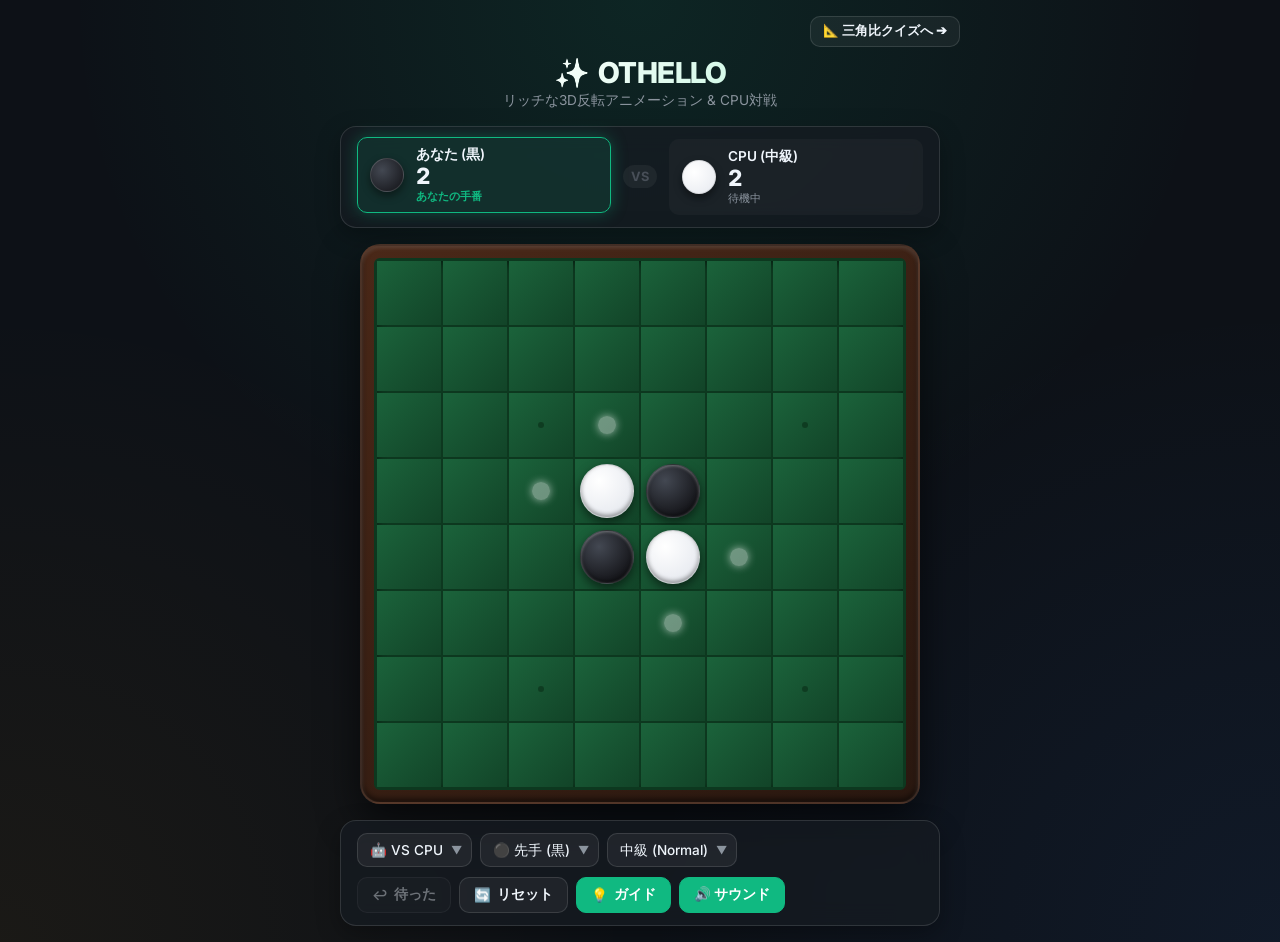
<file: index.html>
<!DOCTYPE html>
<html lang="ja">
<head>
    <meta charset="UTF-8">
    <meta name="viewport" content="width=device-width, initial-scale=1.0, maximum-scale=1.0, user-scalable=no">
    <title>オセロ (Othello / Reversi) - オンライン対戦＆CPU対戦</title>
    <meta name="description" content="モダンでリッチな3D反転演出とAI対戦機能を備えた本格オセロWebアプリケーション">
    <!-- Google Fonts -->
    <link rel="preconnect" href="https://fonts.googleapis.com">
    <link rel="preconnect" href="https://fonts.gstatic.com" crossorigin>
    <link href="https://fonts.googleapis.com/css2?family=Inter:wght@400;600;700;800&family=Outfit:wght@600;800&display=swap" rel="stylesheet">
    <!-- Main Style -->
    <link rel="stylesheet" href="css/style.css">
</head>
<body>

    <!-- Header -->
    <header class="app-header">
        <div style="display: flex; justify-content: flex-end; margin-bottom: 8px;">
            <a href="trig-quiz/index.html" class="btn" style="text-decoration: none; font-size: 0.8rem; padding: 6px 12px;">
                📐 三角比クイズへ ➔
            </a>
        </div>
        <h1 class="app-title">
            <span>✨</span> OTHELLO
        </h1>
        <p class="app-subtitle">リッチな3D反転アニメーション & CPU対戦</p>
    </header>

    <!-- Main Game Section -->
    <main class="game-container">
        <!-- Scoreboard -->
        <section class="scoreboard" aria-label="スコアボード">
            <!-- Player Black -->
            <div id="player-black-card" class="player-card active">
                <div class="player-disc-icon black"></div>
                <div class="player-info">
                    <span class="player-name" id="black-name">あなた (黒)</span>
                    <span class="player-score" id="black-score">2</span>
                    <span class="player-status" id="black-status">あなたの手番</span>
                </div>
            </div>

            <!-- VS Badge -->
            <div class="vs-badge">VS</div>

            <!-- Player White (CPU / 2P) -->
            <div id="player-white-card" class="player-card">
                <div class="player-disc-icon white"></div>
                <div class="player-info">
                    <span class="player-name" id="white-name">CPU (中級)</span>
                    <span class="player-score" id="white-score">2</span>
                    <span class="player-status" id="white-status">待機中</span>
                </div>
            </div>
        </section>

        <!-- Board Wrapper -->
        <section class="board-wrapper" aria-label="オセロ盤">
            <div id="board" class="board">
                <!-- 8x8 cells are dynamically generated by app.js -->
            </div>
        </section>

        <!-- Controls Toolbar -->
        <section class="controls-card" aria-label="ゲーム操作パネル">
            <!-- Mode, Color & Difficulty Selectors -->
            <div class="controls-group">
                <div class="select-wrapper" id="mode-wrapper">
                    <select id="mode-select" class="custom-select" aria-label="対戦モード">
                        <option value="pve" selected>🤖 VS CPU</option>
                        <option value="pvp">👥 2人対戦</option>
                    </select>
                    <span class="select-arrow">▼</span>
                </div>

                <div class="select-wrapper" id="color-wrapper">
                    <select id="color-select" class="custom-select" aria-label="あなたの手番色">
                        <option value="black" selected>⚫ 先手 (黒)</option>
                        <option value="white">⚪ 後手 (白)</option>
                    </select>
                    <span class="select-arrow">▼</span>
                </div>

                <div class="select-wrapper" id="difficulty-wrapper">
                    <select id="difficulty-select" class="custom-select" aria-label="CPU難易度">
                        <option value="easy">初級 (Easy)</option>
                        <option value="normal" selected>中級 (Normal)</option>
                        <option value="hard">上級 (Hard)</option>
                    </select>
                    <span class="select-arrow">▼</span>
                </div>
            </div>

            <!-- Action Buttons -->
            <div class="controls-group">
                <button id="btn-undo" class="btn" title="一手戻す" disabled>
                    <span>↩️</span> 待った
                </button>
                <button id="btn-reset" class="btn" title="最初からやり直す">
                    <span>🔄</span> リセット
                </button>
                <button id="btn-guide" class="btn btn-primary" title="置ける場所ガイド">
                    <span>💡</span> ガイド
                </button>
                <button id="btn-sound" class="btn btn-primary" title="効果音切り替え">
                    🔊 サウンド
                </button>
            </div>
        </section>
    </main>

    <!-- Toast Notifications (Pass alert etc.) -->
    <div id="toast-container" class="toast-container" aria-live="polite"></div>

    <!-- Game Over Result Modal -->
    <div id="game-over-modal" class="modal-overlay" role="dialog" aria-modal="true" aria-labelledby="modal-title">
        <div class="modal-card">
            <div id="modal-icon" class="modal-icon">🏆</div>
            <h2 id="modal-title" class="modal-title">対局終了</h2>
            <p id="modal-subtitle" class="modal-subtitle">結果の発表です！</p>
            
            <div class="modal-scores">
                <div class="modal-score-item">
                    <span class="modal-score-label">黒 (あなた)</span>
                    <span id="modal-black-score" class="modal-score-val">32</span>
                </div>
                <div class="modal-score-item">
                    <span class="modal-score-label">白 (相手)</span>
                    <span id="modal-white-score" class="modal-score-val">32</span>
                </div>
            </div>

            <div class="modal-actions">
                <button id="modal-btn-restart" class="btn btn-primary">もう一度遊ぶ</button>
                <button id="modal-btn-close" class="btn">盤面を見る</button>
            </div>
        </div>
    </div>

    <!-- Canvas for Victory Confetti -->
    <canvas id="confetti-canvas"></canvas>

    <!-- Scripts -->
    <script src="js/audio.js"></script>
    <script src="js/game.js"></script>
    <script src="js/ai.js"></script>
    <script src="js/app.js"></script>
</body>
</html>
</file>
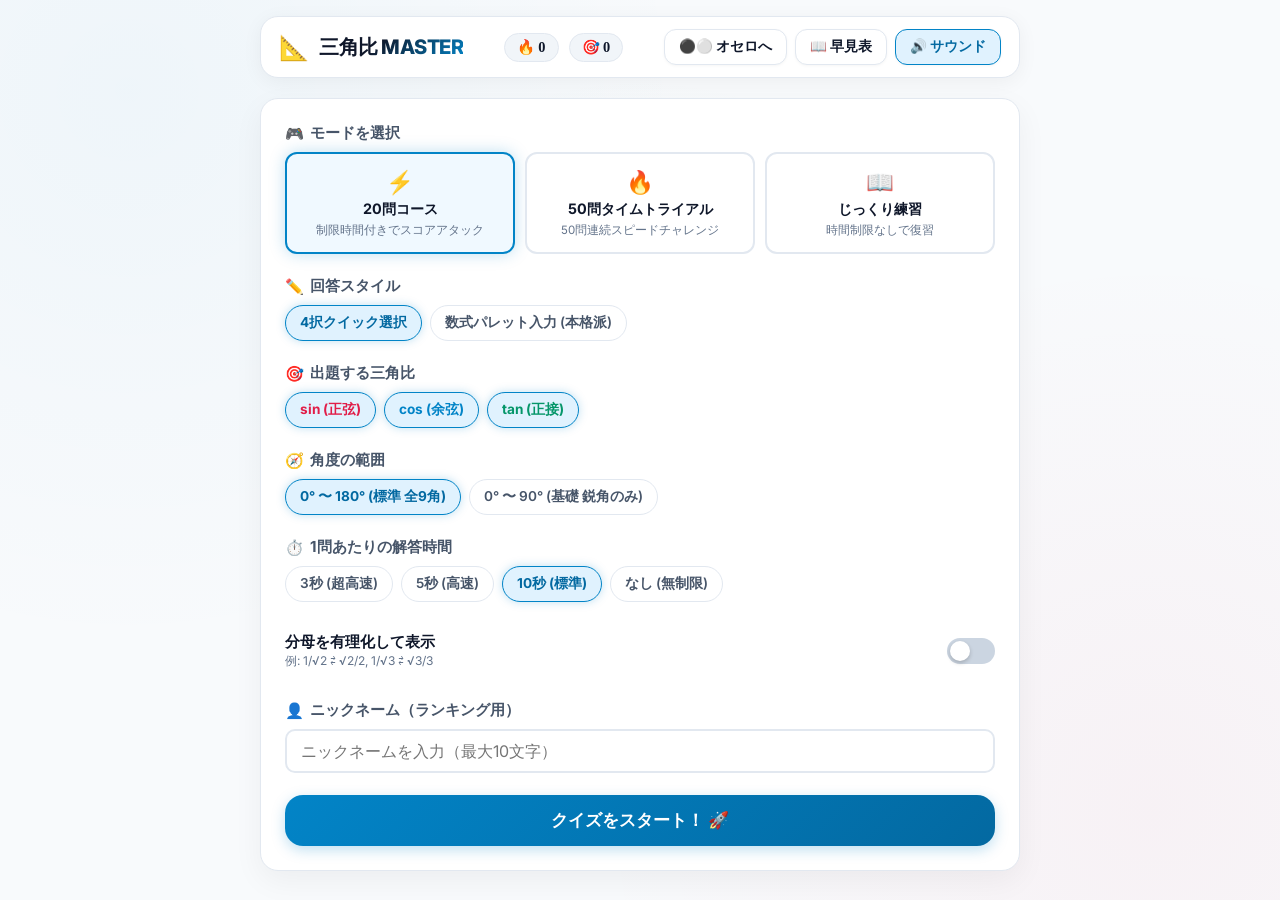
<file: trig-quiz/index.html>
<!DOCTYPE html>
<html lang="ja">
<head>
    <meta charset="UTF-8">
    <meta name="viewport" content="width=device-width, initial-scale=1.0, maximum-scale=1.0, user-scalable=no">
    <title>三角比マスター (0°〜180°) - sin, cos, tan クイズ</title>
    <meta name="description" content="0度から180度までの三角比（sin, cos, tan）を半円・単位円と合わせて楽しく学べるスピードクイズ＆特訓Webアプリ">
    <!-- Google Fonts -->
    <link rel="preconnect" href="https://fonts.googleapis.com">
    <link rel="preconnect" href="https://fonts.gstatic.com" crossorigin>
    <link href="https://fonts.googleapis.com/css2?family=Inter:wght@400;500;600;700;800&display=swap" rel="stylesheet">
    <!-- Main Style -->
    <link rel="stylesheet" href="css/style.css">
</head>
<body>

    <!-- Header HUD -->
    <header class="app-header">
        <div class="brand-area">
            <span class="brand-icon">📐</span>
            <h1 class="brand-title">三角比 MASTER</h1>
        </div>

        <div class="header-stats">
            <div id="header-streak" class="stat-pill" title="連続正解数">🔥 0</div>
            <div id="header-score" class="stat-pill" title="スコア">🎯 0</div>
        </div>

        <div class="header-actions">
            <a href="../index.html" class="btn" title="オセロゲームへ切り替え" style="text-decoration: none;">
                ⚫⚪ オセロへ
            </a>
            <button id="btn-reference" class="btn" title="三角比早見表・単位円">
                📖 早見表
            </button>
            <button id="btn-sound" class="btn active" title="効果音切り替え">
                🔊 サウンド
            </button>
        </div>
    </header>

    <!-- Main Container -->
    <main class="main-container">

        <!-- ==========================================
             1. Start & Settings Screen
             ========================================== -->
        <section id="start-screen" class="screen-view active">
            <div class="settings-card">
                <!-- Mode Selection -->
                <div class="settings-group">
                    <div class="settings-section-title">
                        <span>🎮</span> モードを選択
                    </div>
                    <div class="mode-tabs-grid">
                        <div class="mode-tab active" data-mode="20-challenge">
                            <span class="mode-icon">⚡</span>
                            <span class="mode-name">20問コース</span>
                            <span class="mode-desc">制限時間付きでスコアアタック</span>
                        </div>
                        <div class="mode-tab" data-mode="50-timetrial">
                            <span class="mode-icon">🔥</span>
                            <span class="mode-name">50問タイムトライアル</span>
                            <span class="mode-desc">50問連続スピードチャレンジ</span>
                        </div>
                        <div class="mode-tab" data-mode="practice">
                            <span class="mode-icon">📖</span>
                            <span class="mode-name">じっくり練習</span>
                            <span class="mode-desc">時間制限なしで復習</span>
                        </div>
                    </div>
                </div>

                <!-- Answer Input Type -->
                <div class="settings-group">
                    <div class="settings-section-title">
                        <span>✏️</span> 回答スタイル
                    </div>
                    <div class="options-group">
                        <label class="pill-option">
                            <input type="radio" name="answer-type" value="choice4" checked>
                            <span class="pill-label">4択クイック選択</span>
                        </label>
                        <label class="pill-option">
                            <input type="radio" name="answer-type" value="palette">
                            <span class="pill-label">数式パレット入力 (本格派)</span>
                        </label>
                    </div>
                </div>

                <!-- Target Functions -->
                <div class="settings-group">
                    <div class="settings-section-title">
                        <span>🎯</span> 出題する三角比
                    </div>
                    <div class="options-group">
                        <label class="pill-option">
                            <input type="checkbox" name="filter-func" value="sin" checked>
                            <span class="pill-label" style="color: var(--color-sin); font-weight: 700;">sin (正弦)</span>
                        </label>
                        <label class="pill-option">
                            <input type="checkbox" name="filter-func" value="cos" checked>
                            <span class="pill-label" style="color: var(--color-cos); font-weight: 700;">cos (余弦)</span>
                        </label>
                        <label class="pill-option">
                            <input type="checkbox" name="filter-func" value="tan" checked>
                            <span class="pill-label" style="color: var(--color-tan); font-weight: 700;">tan (正接)</span>
                        </label>
                    </div>
                </div>

                <!-- Angle Range -->
                <div class="settings-group">
                    <div class="settings-section-title">
                        <span>🧭</span> 角度の範囲
                    </div>
                    <div class="options-group">
                        <label class="pill-option">
                            <input type="radio" name="angle-range" value="180" checked>
                            <span class="pill-label">0° 〜 180° (標準 全9角)</span>
                        </label>
                        <label class="pill-option">
                            <input type="radio" name="angle-range" value="90">
                            <span class="pill-label">0° 〜 90° (基礎 鋭角のみ)</span>
                        </label>
                    </div>
                </div>

                <!-- Time Limit Setting (解答時間設定: 3秒, 5秒, 10秒, なし) -->
                <div class="settings-group" id="time-limit-group">
                    <div class="settings-section-title">
                        <span>⏱️</span> 1問あたりの解答時間
                    </div>
                    <div class="options-group">
                        <label class="pill-option">
                            <input type="radio" name="time-limit" value="3">
                            <span class="pill-label">3秒 (超高速)</span>
                        </label>
                        <label class="pill-option">
                            <input type="radio" name="time-limit" value="5">
                            <span class="pill-label">5秒 (高速)</span>
                        </label>
                        <label class="pill-option">
                            <input type="radio" name="time-limit" value="10" checked>
                            <span class="pill-label">10秒 (標準)</span>
                        </label>
                        <label class="pill-option">
                            <input type="radio" name="time-limit" value="0">
                            <span class="pill-label">なし (無制限)</span>
                        </label>
                    </div>
                </div>

                <!-- Notation Format Toggle -->
                <div class="toggle-row">
                    <div>
                        <div style="font-weight: 700; font-size: 0.95rem;">分母を有理化して表示</div>
                        <div style="font-size: 0.75rem; color: var(--text-muted);">例: 1/√2 ⇄ √2/2, 1/√3 ⇄ √3/3</div>
                    </div>
                    <label class="toggle-switch">
                        <input type="checkbox" id="toggle-rationalize">
                        <span class="toggle-slider"></span>
                    </label>
                </div>

                <!-- Nickname Input -->
                <div class="settings-group" id="nickname-group">
                    <div class="settings-section-title">
                        <span>👤</span> ニックネーム（ランキング用）
                    </div>
                    <input type="text" id="nickname-input" class="nickname-input"
                           placeholder="ニックネームを入力（最大10文字）" maxlength="10" autocomplete="off">
                </div>

                <!-- Start Button -->
                <button id="btn-start-quiz" class="btn btn-primary btn-large">
                    クイズをスタート！ 🚀
                </button>
            </div>
        </section>


        <!-- ==========================================
             2. Quiz Playing Screen
             ========================================== -->
        <section id="quiz-screen" class="screen-view">
            <!-- Quiz HUD Bar -->
            <div class="quiz-hud">
                <div id="quiz-mode-badge" class="quiz-badge">⚡ 10問スピードチャレンジ</div>
                <div id="quiz-progress-text" class="quiz-progress-text">第 1 / 10 問</div>
            </div>

            <!-- Progress & Timer Bars -->
            <div class="progress-track">
                <div id="quiz-progress-bar" class="progress-fill"></div>
            </div>
            <div id="timer-container" class="timer-track">
                <div id="timer-bar" class="timer-fill"></div>
            </div>
            <div id="lives-container" style="display: none; align-items: center; justify-content: flex-end; gap: 4px; font-size: 1.1rem;">
                <span id="lives-display">❤️❤️❤️</span>
            </div>

            <!-- Main Question Card -->
            <div class="quiz-main-card">
                <!-- Combo Streak Floating Badge -->
                <div id="combo-badge" class="combo-badge">2 COMBO!! 🔥</div>

                <!-- Question Formula -->
                <div class="question-display">
                    <span id="question-func" class="q-func func-sin">sin</span>
                    <span id="question-angle" class="q-angle">135°</span>
                    <span class="q-equals">=</span>
                    <span class="q-question">?</span>
                </div>

                <!-- Unit Circle Semicircle Visualizer (0° to 180°) -->
                <div id="quiz-unit-circle" class="unit-circle-wrapper"></div>

                <!-- Dual Answer Hint (shows which parts have been selected) -->
                <div id="dual-hint" class="dual-hint">① 単位円上で角度の位置を選択  ② 下の値を選択 → 両方揃うと採点</div>

                <!-- 4-Choice Buttons Grid -->
                <div id="choices-container" class="choices-grid">
                    <!-- Dynamically populated -->
                </div>

                <!-- 2-Row Palette Buttons Container -->
                <div id="palette-container" class="palette-container" style="display: none;">
                    <!-- Dynamically populated into Row 1 (sin/cos) and Row 2 (tan) -->
                </div>

                <!-- Step-by-Step Mathematical Explanation -->
                <div id="explanation-card" class="explanation-card">
                    <div id="explanation-text"></div>
                </div>

                <!-- Card Footer (Next & Quit) -->
                <div class="quiz-footer">
                    <button id="btn-quit-quiz" class="btn">中断する</button>
                    <button id="btn-next-question" class="btn btn-primary" style="display: none;">
                        次の問題へ (自動で進みます) ➔
                    </button>
                </div>
            </div>
        </section>


        <!-- ==========================================
             3. Result Screen
             ========================================== -->
        <section id="result-screen" class="screen-view">
            <div class="result-card">
                <div id="result-rank-badge" class="rank-badge rank-s">S</div>
                <h2>クイズ結果発表！</h2>

                <div class="result-stats-grid">
                    <div class="result-stat-item">
                        <div class="result-stat-label">スコア</div>
                        <div id="result-score-text" class="result-stat-value">1,420</div>
                    </div>
                    <div class="result-stat-item">
                        <div class="result-stat-label">正答率</div>
                        <div id="result-accuracy-text" class="result-stat-value">100% (10/10)</div>
                    </div>
                    <div class="result-stat-item">
                        <div class="result-stat-label">最大連続正解</div>
                        <div id="result-max-streak-text" class="result-stat-value">10 回</div>
                    </div>
                </div>

                <!-- Detailed History Breakdown -->
                <h3 style="align-self: flex-start; font-size: 1rem; color: var(--text-secondary); margin-top: 4px;">解答振り返り</h3>
                <div id="result-history-list" class="result-history-container">
                    <!-- Dynamically populated -->
                </div>

                <!-- Leaderboard -->
                <div class="leaderboard-section">
                    <h3 class="leaderboard-title">🏆 ランキング TOP 10</h3>
                    <div id="leaderboard-list" class="leaderboard-list">
                        <!-- Dynamically populated -->
                    </div>
                </div>

                <div class="result-actions">
                    <button id="btn-restart-quiz" class="btn btn-primary btn-large">もう一度挑戦 🔄</button>
                    <button id="btn-back-to-home" class="btn btn-large">ホームに戻る 🏠</button>
                </div>
            </div>
        </section>

    </main>

    <!-- ==========================================
         4. Reference Modal (早見表 & 単位円)
         ========================================== -->
    <div id="reference-modal" class="modal-overlay" role="dialog" aria-modal="true" aria-labelledby="ref-modal-title">
        <div class="modal-card">
            <div class="modal-header">
                <h2 id="ref-modal-title" class="modal-title">📖 三角比早見表 (0°〜180°)</h2>
                <button id="btn-close-reference" class="btn btn-icon-only">✕</button>
            </div>

            <p style="font-size: 0.85rem; color: var(--text-secondary);">
                表の行をクリックすると、単位円（半円）上の対応する角度・成分が右側にハイライト表示されます。
            </p>

            <div class="reference-layout">
                <!-- Table -->
                <div class="reference-table-container">
                    <table class="reference-table">
                        <thead>
                            <tr>
                                <th>θ (度)</th>
                                <th style="color: var(--color-sin);">sin θ</th>
                                <th style="color: var(--color-cos);">cos θ</th>
                                <th style="color: var(--color-tan);">tan θ</th>
                            </tr>
                        </thead>
                        <tbody id="reference-table-body">
                            <!-- Dynamically populated -->
                        </tbody>
                    </table>
                </div>

                <!-- Unit Circle Preview -->
                <div style="display: flex; flex-direction: column; align-items: center; justify-content: center;">
                    <div id="reference-unit-circle" class="unit-circle-wrapper"></div>
                    <div style="font-size: 0.75rem; color: var(--text-muted); text-align: center; margin-top: 6px;">
                        赤線: sin (y座標) / 青線: cos (x座標) / 緑線: tan (傾き)
                    </div>
                </div>
            </div>
        </div>
    </div>

    <!-- Victory Confetti Canvas -->
    <canvas id="confetti-canvas"></canvas>

    <!-- Scripts -->
    <script src="js/trig-data.js"></script>
    <script src="js/audio.js"></script>
    <script src="js/unit-circle.js"></script>
    <script src="js/app.js"></script>
</body>
</html>
</file>
<file: css/style.css>
/* ==========================================================================
   Othello Premium UI Design System & Animations
   ========================================================================== */

:root {
    --bg-primary: #0d1117;
    --bg-secondary: #161b22;
    --bg-card: rgba(22, 27, 34, 0.75);
    --border-color: rgba(255, 255, 255, 0.12);
    --border-highlight: rgba(255, 255, 255, 0.25);
    
    /* Board Colors */
    --board-wood: #2a1810;
    --board-wood-border: #4a2818;
    --board-green: #1b633b;
    --board-green-dark: #124428;
    --board-grid: #0d381f;
    --board-star: #0d381f;

    /* Disc Colors */
    --disc-black-base: #111115;
    --disc-black-highlight: #434852;
    --disc-white-base: #e6e9ef;
    --disc-white-highlight: #ffffff;
    --disc-shadow: rgba(0, 0, 0, 0.45);

    /* UI Accents */
    --accent-emerald: #10b981;
    --accent-emerald-glow: rgba(16, 185, 129, 0.35);
    --accent-gold: #f59e0b;
    --accent-gold-glow: rgba(245, 158, 11, 0.4);
    --accent-blue: #3b82f6;
    --accent-danger: #ef4444;

    /* Text */
    --text-primary: #f0f6fc;
    --text-secondary: #8b949e;
    --text-muted: #484f58;

    /* Sizing */
    --cell-size: min(10.5vw, 64px);
    --board-padding: 12px;
    --border-radius-lg: 16px;
    --border-radius-md: 10px;
    --border-radius-sm: 6px;
    
    /* Fonts */
    --font-sans: 'Inter', -apple-system, BlinkMacSystemFont, 'Segoe UI', Roboto, 'Helvetica Neue', sans-serif;
}

* {
    margin: 0;
    padding: 0;
    box-sizing: border-box;
    user-select: none;
    -webkit-user-select: none;
    -webkit-tap-highlight-color: transparent;
}

body {
    font-family: var(--font-sans);
    background-color: var(--bg-primary);
    background-image: 
        radial-gradient(circle at 50% 0%, rgba(16, 185, 129, 0.12) 0%, transparent 50%),
        radial-gradient(circle at 100% 100%, rgba(59, 130, 246, 0.08) 0%, transparent 40%),
        radial-gradient(circle at 0% 100%, rgba(245, 158, 11, 0.06) 0%, transparent 40%);
    color: var(--text-primary);
    min-height: 100vh;
    display: flex;
    flex-direction: column;
    align-items: center;
    justify-content: flex-start;
    padding: 16px;
    overflow-x: hidden;
}

/* ==========================================
   Header & App Title
   ========================================== */
.app-header {
    text-align: center;
    margin-bottom: 16px;
    width: 100%;
    max-width: 640px;
}

.app-title {
    font-size: 1.8rem;
    font-weight: 800;
    letter-spacing: -0.5px;
    background: linear-gradient(135deg, #ffffff 30%, #a7f3d0 100%);
    -webkit-background-clip: text;
    -webkit-text-fill-color: transparent;
    display: flex;
    align-items: center;
    justify-content: center;
    gap: 8px;
}

.app-subtitle {
    font-size: 0.85rem;
    color: var(--text-secondary);
    margin-top: 2px;
}

/* ==========================================
   Main Game Container Layout
   ========================================== */
.game-container {
    display: flex;
    flex-direction: column;
    align-items: center;
    gap: 16px;
    width: 100%;
    max-width: 600px;
}

/* ==========================================
   Scoreboard
   ========================================== */
.scoreboard {
    display: grid;
    grid-template-columns: 1fr auto 1fr;
    align-items: center;
    gap: 12px;
    width: 100%;
    background: var(--bg-card);
    backdrop-filter: blur(12px);
    -webkit-backdrop-filter: blur(12px);
    border: 1px solid var(--border-color);
    border-radius: var(--border-radius-lg);
    padding: 12px 16px;
    box-shadow: 0 8px 24px rgba(0, 0, 0, 0.3);
}

.player-card {
    display: flex;
    align-items: center;
    gap: 12px;
    padding: 8px 12px;
    border-radius: var(--border-radius-md);
    background: rgba(255, 255, 255, 0.03);
    border: 1px solid transparent;
    transition: all 0.3s cubic-bezier(0.4, 0, 0.2, 1);
}

.player-card.active {
    background: rgba(16, 185, 129, 0.12);
    border-color: var(--accent-emerald);
    box-shadow: 0 0 16px var(--accent-emerald-glow);
    transform: translateY(-2px);
}

.player-card.active .player-status {
    color: var(--accent-emerald);
    font-weight: 600;
}

.player-disc-icon {
    width: 34px;
    height: 34px;
    border-radius: 50%;
    box-shadow: 0 4px 8px var(--disc-shadow);
    flex-shrink: 0;
    position: relative;
}

.player-disc-icon.black {
    background: radial-gradient(circle at 35% 35%, var(--disc-black-highlight), var(--disc-black-base));
    border: 1px solid rgba(255, 255, 255, 0.15);
}

.player-disc-icon.white {
    background: radial-gradient(circle at 35% 35%, var(--disc-white-highlight), var(--disc-white-base));
    border: 1px solid rgba(0, 0, 0, 0.1);
}

.player-info {
    display: flex;
    flex-direction: column;
    min-width: 0;
}

.player-name {
    font-size: 0.85rem;
    font-weight: 600;
    color: var(--text-primary);
    white-space: nowrap;
    overflow: hidden;
    text-overflow: ellipsis;
}

.player-score {
    font-size: 1.4rem;
    font-weight: 800;
    font-feature-settings: "tnum";
    color: var(--text-primary);
    line-height: 1.1;
}

.player-status {
    font-size: 0.7rem;
    color: var(--text-secondary);
    transition: color 0.3s;
}

.vs-badge {
    font-size: 0.8rem;
    font-weight: 700;
    color: var(--text-muted);
    background: rgba(255, 255, 255, 0.05);
    padding: 4px 8px;
    border-radius: 12px;
}

/* ==========================================
   Othello Board
   ========================================== */
.board-wrapper {
    position: relative;
    padding: var(--board-padding);
    background: linear-gradient(145deg, var(--board-wood-border), var(--board-wood));
    border-radius: calc(var(--border-radius-lg) + 4px);
    box-shadow: 
        0 16px 40px rgba(0, 0, 0, 0.6),
        inset 0 2px 4px rgba(255, 255, 255, 0.15),
        inset 0 -3px 6px rgba(0, 0, 0, 0.6);
    border: 2px solid rgba(255, 255, 255, 0.08);
}

.board {
    display: grid;
    grid-template-columns: repeat(8, var(--cell-size));
    grid-template-rows: repeat(8, var(--cell-size));
    gap: 2px;
    background-color: var(--board-grid);
    border: 3px solid var(--board-grid);
    border-radius: var(--border-radius-sm);
    box-shadow: inset 0 2px 8px rgba(0, 0, 0, 0.5);
    position: relative;
}

/* Cell */
.cell {
    background: linear-gradient(135deg, var(--board-green), var(--board-green-dark));
    position: relative;
    cursor: pointer;
    display: flex;
    align-items: center;
    justify-content: center;
    perspective: 800px;
    transition: background 0.2s;
}

.cell:hover {
    filter: brightness(1.06);
}

/* 星（星点）マーカー */
.cell.star-dot::after {
    content: '';
    position: absolute;
    width: 6px;
    height: 6px;
    background-color: rgba(13, 56, 31, 0.85);
    border-radius: 50%;
    pointer-events: none;
    z-index: 1;
}

/* 直前の着手ハイライト */
.cell.last-move::before {
    content: '';
    position: absolute;
    width: 85%;
    height: 85%;
    border: 2px solid var(--accent-gold);
    border-radius: 50%;
    box-shadow: 0 0 10px var(--accent-gold-glow);
    pointer-events: none;
    z-index: 5;
    animation: pulse-border 2s infinite;
}

@keyframes pulse-border {
    0%, 100% { transform: scale(1); opacity: 0.9; }
    50% { transform: scale(1.08); opacity: 0.4; }
}

/* ガイド（配置可能マスの印） */
.cell.valid-move::after {
    content: '';
    position: absolute;
    width: 28%;
    height: 28%;
    background: rgba(255, 255, 255, 0.38);
    border-radius: 50%;
    box-shadow: 0 0 8px rgba(255, 255, 255, 0.6);
    pointer-events: none;
    z-index: 2;
    transition: all 0.2s ease;
    animation: guide-pulse 1.8s infinite ease-in-out;
}

.cell.valid-move:hover::after {
    transform: scale(1.6);
    background: rgba(255, 255, 255, 0.7);
    box-shadow: 0 0 12px rgba(255, 255, 255, 0.9);
}

@keyframes guide-pulse {
    0%, 100% { transform: scale(1); opacity: 0.6; }
    50% { transform: scale(1.25); opacity: 0.95; }
}

/* ==========================================
   3D Realistic Reversible Discs
   ========================================== */
.disc-container {
    width: 84%;
    height: 84%;
    position: relative;
    transform-style: preserve-3d;
    transition: transform 0.45s cubic-bezier(0.4, 0.2, 0.2, 1.2);
    pointer-events: none;
}

.disc-face {
    position: absolute;
    width: 100%;
    height: 100%;
    border-radius: 50%;
    backface-visibility: hidden;
    -webkit-backface-visibility: hidden;
    box-shadow: 
        0 4px 10px rgba(0, 0, 0, 0.5),
        inset 0 1px 3px rgba(255, 255, 255, 0.35),
        inset 0 -2px 4px rgba(0, 0, 0, 0.4);
}

.disc-face.black {
    background: radial-gradient(circle at 35% 30%, var(--disc-black-highlight) 0%, var(--disc-black-base) 80%);
    border: 1px solid rgba(255, 255, 255, 0.12);
}

.disc-face.white {
    background: radial-gradient(circle at 35% 30%, var(--disc-white-highlight) 0%, var(--disc-white-base) 80%);
    border: 1px solid rgba(0, 0, 0, 0.15);
    transform: rotateY(180deg);
}

/* 状態別の回転設定 */
.disc-container.show-black {
    transform: rotateY(0deg);
}

.disc-container.show-white {
    transform: rotateY(180deg);
}

/* 新規配置時のバウンスアニメーション */
.disc-container.placed {
    animation: place-bounce 0.35s cubic-bezier(0.175, 0.885, 0.32, 1.275);
}

@keyframes place-bounce {
    0% { transform: scale(0.3) translateY(-10px); opacity: 0; }
    70% { transform: scale(1.12) translateY(0); }
    100% { transform: scale(1) translateY(0); opacity: 1; }
}

/* ==========================================
   Control Bar & Toolbar
   ========================================== */
.controls-card {
    width: 100%;
    background: var(--bg-card);
    backdrop-filter: blur(12px);
    -webkit-backdrop-filter: blur(12px);
    border: 1px solid var(--border-color);
    border-radius: var(--border-radius-lg);
    padding: 12px 16px;
    display: flex;
    flex-wrap: wrap;
    align-items: center;
    justify-content: space-between;
    gap: 10px;
    box-shadow: 0 8px 24px rgba(0, 0, 0, 0.3);
}

.controls-group {
    display: flex;
    align-items: center;
    gap: 8px;
    flex-wrap: wrap;
}

.btn {
    display: inline-flex;
    align-items: center;
    justify-content: center;
    gap: 6px;
    padding: 8px 14px;
    font-size: 0.85rem;
    font-weight: 600;
    font-family: inherit;
    border-radius: var(--border-radius-md);
    border: 1px solid var(--border-color);
    background: rgba(255, 255, 255, 0.05);
    color: var(--text-primary);
    cursor: pointer;
    transition: all 0.2s cubic-bezier(0.4, 0, 0.2, 1);
}

.btn:hover:not(:disabled) {
    background: rgba(255, 255, 255, 0.12);
    border-color: var(--border-highlight);
    transform: translateY(-1px);
}

.btn:active:not(:disabled) {
    transform: translateY(1px);
}

.btn:disabled {
    opacity: 0.4;
    cursor: not-allowed;
}

.btn-primary {
    background: var(--accent-emerald);
    color: #ffffff;
    border-color: var(--accent-emerald);
}

.btn-primary:hover:not(:disabled) {
    background: #0ea371;
    border-color: #0ea371;
    box-shadow: 0 0 12px var(--accent-emerald-glow);
}

.btn-icon-only {
    padding: 8px 10px;
}

/* Custom Select Dropdowns */
.select-wrapper {
    position: relative;
    display: inline-flex;
    align-items: center;
}

.custom-select {
    appearance: none;
    -webkit-appearance: none;
    background: rgba(255, 255, 255, 0.06);
    border: 1px solid var(--border-color);
    border-radius: var(--border-radius-md);
    color: var(--text-primary);
    font-family: inherit;
    font-size: 0.85rem;
    font-weight: 500;
    padding: 8px 28px 8px 12px;
    cursor: pointer;
    transition: all 0.2s;
    outline: none;
}

.custom-select:hover {
    background: rgba(255, 255, 255, 0.1);
    border-color: var(--border-highlight);
}

.custom-select:focus {
    border-color: var(--accent-emerald);
    box-shadow: 0 0 0 2px var(--accent-emerald-glow);
}

.custom-select option {
    background: var(--bg-secondary);
    color: var(--text-primary);
}

.select-arrow {
    position: absolute;
    right: 10px;
    pointer-events: none;
    font-size: 0.7rem;
    color: var(--text-secondary);
}

/* ==========================================
   Toast Notification (Pass, Status alert)
   ========================================== */
.toast-container {
    position: fixed;
    top: 24px;
    left: 50%;
    transform: translateX(-50%);
    z-index: 100;
    pointer-events: none;
    display: flex;
    flex-direction: column;
    align-items: center;
    gap: 8px;
}

.toast {
    background: rgba(22, 27, 34, 0.95);
    backdrop-filter: blur(16px);
    border: 1px solid var(--accent-gold);
    color: var(--text-primary);
    padding: 10px 20px;
    border-radius: 30px;
    font-size: 0.9rem;
    font-weight: 600;
    box-shadow: 0 10px 25px rgba(0, 0, 0, 0.5), 0 0 15px var(--accent-gold-glow);
    display: flex;
    align-items: center;
    gap: 8px;
    animation: toast-in 0.3s cubic-bezier(0.175, 0.885, 0.32, 1.275), toast-out 0.3s ease 2.2s forwards;
}

@keyframes toast-in {
    from { opacity: 0; transform: translateY(-20px) scale(0.9); }
    to { opacity: 1; transform: translateY(0) scale(1); }
}

@keyframes toast-out {
    from { opacity: 1; transform: translateY(0) scale(1); }
    to { opacity: 0; transform: translateY(-10px) scale(0.95); }
}

/* ==========================================
   Game Over Modal Dialog
   ========================================== */
.modal-overlay {
    position: fixed;
    inset: 0;
    background: rgba(0, 0, 0, 0.75);
    backdrop-filter: blur(8px);
    -webkit-backdrop-filter: blur(8px);
    display: flex;
    align-items: center;
    justify-content: center;
    z-index: 200;
    opacity: 0;
    visibility: hidden;
    transition: all 0.3s ease;
    padding: 16px;
}

.modal-overlay.active {
    opacity: 1;
    visibility: visible;
}

.modal-card {
    background: linear-gradient(180deg, #1f2937, #111827);
    border: 1px solid var(--border-highlight);
    border-radius: 20px;
    padding: 28px;
    width: 100%;
    max-width: 400px;
    text-align: center;
    box-shadow: 0 20px 50px rgba(0, 0, 0, 0.7);
    transform: scale(0.85);
    transition: transform 0.3s cubic-bezier(0.175, 0.885, 0.32, 1.275);
    position: relative;
    overflow: hidden;
}

.modal-overlay.active .modal-card {
    transform: scale(1);
}

.modal-icon {
    font-size: 3rem;
    margin-bottom: 8px;
}

.modal-title {
    font-size: 1.6rem;
    font-weight: 800;
    margin-bottom: 6px;
    background: linear-gradient(135deg, #ffffff, #93c5fd);
    -webkit-background-clip: text;
    -webkit-text-fill-color: transparent;
}

.modal-subtitle {
    font-size: 0.95rem;
    color: var(--text-secondary);
    margin-bottom: 20px;
}

.modal-scores {
    display: flex;
    justify-content: space-around;
    align-items: center;
    background: rgba(255, 255, 255, 0.04);
    border-radius: 12px;
    padding: 16px;
    margin-bottom: 24px;
    border: 1px solid var(--border-color);
}

.modal-score-item {
    display: flex;
    flex-direction: column;
    align-items: center;
    gap: 4px;
}

.modal-score-label {
    font-size: 0.8rem;
    color: var(--text-secondary);
}

.modal-score-val {
    font-size: 2rem;
    font-weight: 800;
}

.modal-actions {
    display: flex;
    gap: 12px;
}

.modal-actions .btn {
    flex: 1;
    padding: 12px;
    font-size: 0.95rem;
}

/* ==========================================
   Canvas Confetti for Victory Celebration
   ========================================== */
#confetti-canvas {
    position: fixed;
    inset: 0;
    pointer-events: none;
    z-index: 150;
}

/* ==========================================
   Responsive Adjustments
   ========================================== */
@media (max-width: 480px) {
    body {
        padding: 10px 8px;
    }

    .app-title {
        font-size: 1.5rem;
    }

    :root {
        --cell-size: calc((100vw - 44px) / 8);
        --board-padding: 8px;
    }

    .scoreboard {
        padding: 10px;
        gap: 6px;
    }

    .player-card {
        padding: 6px 8px;
        gap: 8px;
    }

    .player-score {
        font-size: 1.2rem;
    }

    .controls-card {
        padding: 10px;
        justify-content: center;
    }
}
</file>
<file: trig-quiz/css/style.css>
/* ==========================================================================
   Trigonometric Ratio Quiz App - Modern Clean White Theme & Century Typography
   ========================================================================== */

:root {
    --bg-primary: #f8fafc;
    --bg-secondary: #f1f5f9;
    --bg-card: #ffffff;
    --bg-card-hover: #f8fafc;
    
    --border-color: #e2e8f0;
    --border-highlight: #cbd5e1;
    --border-active: #94a3b8;

    /* Function Themes */
    --color-sin: #e11d48; /* Rose Red */
    --color-sin-glow: rgba(225, 29, 72, 0.25);
    --color-cos: #0284c7; /* Sky Blue */
    --color-cos-glow: rgba(2, 132, 199, 0.25);
    --color-tan: #059669; /* Emerald Green */
    --color-tan-glow: rgba(5, 150, 105, 0.25);
    --color-gold: #d97706; /* Amber Gold */
    --color-gold-glow: rgba(217, 119, 6, 0.3);

    --text-primary: #0f172a;
    --text-secondary: #475569;
    --text-muted: #64748b;

    --radius-lg: 18px;
    --radius-md: 12px;
    --radius-sm: 8px;

    --font-sans: 'Inter', -apple-system, BlinkMacSystemFont, 'Segoe UI', Roboto, 'Hiragino Sans', 'Meiryo', sans-serif;
    --font-math: 'Century', 'Century Schoolbook', 'Century Gothic', 'TeX Gyre Schola', 'Baskerville', 'Times New Roman', serif;
}

* {
    margin: 0;
    padding: 0;
    box-sizing: border-box;
    user-select: none;
    -webkit-user-select: none;
    -webkit-tap-highlight-color: transparent;
}

body {
    font-family: var(--font-sans);
    background-color: var(--bg-primary);
    background-image: 
        radial-gradient(circle at 10% 10%, rgba(2, 132, 199, 0.04) 0%, transparent 40%),
        radial-gradient(circle at 90% 90%, rgba(225, 29, 72, 0.04) 0%, transparent 40%),
        radial-gradient(circle at 50% 50%, rgba(5, 150, 105, 0.03) 0%, transparent 50%);
    color: var(--text-primary);
    min-height: 100vh;
    display: flex;
    flex-direction: column;
    align-items: center;
    padding: 16px;
    overflow-x: hidden;
}

/* ==========================================
   Header HUD
   ========================================== */
.app-header {
    width: 100%;
    max-width: 760px;
    display: flex;
    align-items: center;
    justify-content: space-between;
    padding: 12px 18px;
    background: var(--bg-card);
    border: 1px solid var(--border-color);
    border-radius: var(--radius-lg);
    margin-bottom: 20px;
    box-shadow: 0 4px 20px rgba(0, 0, 0, 0.05);
}

.brand-area {
    display: flex;
    align-items: center;
    gap: 10px;
}

.brand-icon {
    font-size: 1.5rem;
}

.brand-title {
    font-size: 1.25rem;
    font-weight: 800;
    letter-spacing: -0.5px;
    background: linear-gradient(135deg, #0f172a 40%, #0284c7 100%);
    -webkit-background-clip: text;
    -webkit-text-fill-color: transparent;
    font-family: var(--font-sans);
}

.header-stats {
    display: flex;
    align-items: center;
    gap: 10px;
}

.stat-pill {
    padding: 5px 12px;
    border-radius: 20px;
    font-size: 0.9rem;
    font-weight: 700;
    background: var(--bg-secondary);
    border: 1px solid var(--border-color);
    color: var(--text-primary);
    font-family: var(--font-math);
}

.header-actions {
    display: flex;
    align-items: center;
    gap: 8px;
}

/* ==========================================
   Common Buttons
   ========================================== */
.btn {
    display: inline-flex;
    align-items: center;
    justify-content: center;
    gap: 6px;
    padding: 8px 14px;
    font-size: 0.85rem;
    font-weight: 600;
    font-family: inherit;
    border-radius: var(--radius-md);
    border: 1px solid var(--border-color);
    background: var(--bg-card);
    color: var(--text-primary);
    cursor: pointer;
    transition: all 0.2s cubic-bezier(0.4, 0, 0.2, 1);
    box-shadow: 0 1px 3px rgba(0, 0, 0, 0.04);
}

.btn:hover:not(:disabled) {
    background: var(--bg-secondary);
    border-color: var(--border-highlight);
    transform: translateY(-1px);
}

.btn:active:not(:disabled) {
    transform: translateY(1px);
}

.btn-primary {
    background: linear-gradient(135deg, #0284c7, #0369a1);
    color: #ffffff;
    font-weight: 700;
    border: none;
    box-shadow: 0 4px 14px var(--color-cos-glow);
}

.btn-primary:hover:not(:disabled) {
    background: linear-gradient(135deg, #0369a1, #075985);
    box-shadow: 0 6px 18px var(--color-cos-glow);
    transform: translateY(-2px);
}

.btn-large {
    padding: 14px 28px;
    font-size: 1.05rem;
    border-radius: var(--radius-lg);
    width: 100%;
}

.btn.active {
    background: #e0f2fe;
    border-color: #0284c7;
    color: #0369a1;
}

/* ==========================================
   Screen Container & Views
   ========================================== */
.main-container {
    width: 100%;
    max-width: 760px;
    display: flex;
    flex-direction: column;
    align-items: center;
}

.screen-view {
    display: none;
    width: 100%;
    animation: fade-in 0.3s ease-out;
}

.screen-view.active {
    display: flex;
    flex-direction: column;
    gap: 16px;
}

@keyframes fade-in {
    from { opacity: 0; transform: translateY(8px); }
    to { opacity: 1; transform: translateY(0); }
}

/* ==========================================
   Start / Settings Screen
   ========================================== */
.settings-card {
    background: var(--bg-card);
    border: 1px solid var(--border-color);
    border-radius: var(--radius-lg);
    padding: 24px;
    display: flex;
    flex-direction: column;
    gap: 22px;
    box-shadow: 0 10px 30px rgba(0, 0, 0, 0.05);
}

.settings-section-title {
    font-size: 0.95rem;
    font-weight: 700;
    color: var(--text-secondary);
    margin-bottom: 8px;
    display: flex;
    align-items: center;
    gap: 6px;
}

/* Mode Tabs */
.mode-tabs-grid {
    display: grid;
    grid-template-columns: repeat(3, 1fr);
    gap: 10px;
}

.mode-tab {
    background: var(--bg-card);
    border: 2px solid var(--border-color);
    border-radius: var(--radius-md);
    padding: 14px 10px;
    text-align: center;
    cursor: pointer;
    transition: all 0.25s ease;
    display: flex;
    flex-direction: column;
    align-items: center;
    gap: 4px;
}

.mode-tab:hover {
    background: var(--bg-secondary);
    border-color: var(--border-highlight);
}

.mode-tab.active {
    border-color: var(--color-cos);
    background: #f0f9ff;
    box-shadow: 0 0 16px var(--color-cos-glow);
}

.mode-icon {
    font-size: 1.4rem;
}

.mode-name {
    font-size: 0.9rem;
    font-weight: 700;
    color: var(--text-primary);
}

.mode-desc {
    font-size: 0.72rem;
    color: var(--text-muted);
}

/* Option Filter Pills */
.options-group {
    display: flex;
    flex-wrap: wrap;
    gap: 8px;
}

.pill-option {
    position: relative;
    cursor: pointer;
}

.pill-option input {
    position: absolute;
    opacity: 0;
    cursor: pointer;
}

.pill-label {
    display: inline-flex;
    align-items: center;
    padding: 8px 14px;
    border-radius: 20px;
    font-size: 0.85rem;
    font-weight: 600;
    background: var(--bg-card);
    border: 1px solid var(--border-color);
    color: var(--text-secondary);
    transition: all 0.2s;
}

.pill-option:hover .pill-label {
    border-color: var(--border-highlight);
    background: var(--bg-secondary);
}

.pill-option input:checked + .pill-label {
    background: #e0f2fe;
    border-color: var(--color-cos);
    color: #0369a1;
    font-weight: 700;
    box-shadow: 0 0 10px var(--color-cos-glow);
}

/* Toggle Switch */
.toggle-row {
    display: flex;
    align-items: center;
    justify-content: space-between;
    padding: 8px 0;
}

.toggle-switch {
    position: relative;
    display: inline-block;
    width: 48px;
    height: 26px;
}

.toggle-switch input {
    opacity: 0;
    width: 0;
    height: 0;
}

.toggle-slider {
    position: absolute;
    cursor: pointer;
    inset: 0;
    background-color: #cbd5e1;
    border-radius: 26px;
    transition: 0.3s;
}

.toggle-slider:before {
    position: absolute;
    content: "";
    height: 20px;
    width: 20px;
    left: 3px;
    bottom: 3px;
    background-color: white;
    border-radius: 50%;
    transition: 0.3s;
    box-shadow: 0 2px 4px rgba(0,0,0,0.2);
}

.toggle-switch input:checked + .toggle-slider {
    background-color: var(--color-tan);
}

.toggle-switch input:checked + .toggle-slider:before {
    transform: translateX(22px);
}

/* ==========================================
   Quiz Screen & HUD
   ========================================== */
.quiz-hud {
    display: flex;
    align-items: center;
    justify-content: space-between;
    width: 100%;
    margin-bottom: 4px;
}

.quiz-badge {
    font-size: 0.85rem;
    font-weight: 700;
    color: var(--color-cos);
    background: #f0f9ff;
    padding: 4px 12px;
    border-radius: 12px;
    border: 1px solid #bae6fd;
}

.quiz-progress-text {
    font-size: 0.85rem;
    color: var(--text-secondary);
    font-weight: 600;
}

.progress-track {
    width: 100%;
    height: 6px;
    background: #e2e8f0;
    border-radius: 4px;
    overflow: hidden;
    margin-bottom: 8px;
}

.progress-fill {
    height: 100%;
    width: 0%;
    background: linear-gradient(90deg, var(--color-cos), var(--color-tan));
    transition: width 0.3s ease;
}

.timer-track {
    width: 100%;
    height: 6px;
    background: #e2e8f0;
    border-radius: 4px;
    overflow: hidden;
}

.timer-fill {
    height: 100%;
    width: 100%;
    background: var(--color-cos);
    transition: width 0.1s linear;
}

.timer-fill.warning {
    background: var(--color-sin);
    box-shadow: 0 0 8px var(--color-sin-glow);
}

/* Main Quiz Question Card */
.quiz-main-card {
    background: var(--bg-card);
    border: 1px solid var(--border-color);
    border-radius: var(--radius-lg);
    padding: 24px;
    display: flex;
    flex-direction: column;
    align-items: center;
    gap: 16px;
    box-shadow: 0 10px 30px rgba(0, 0, 0, 0.06);
    position: relative;
}

.combo-badge {
    position: absolute;
    top: 14px;
    right: 18px;
    font-size: 1rem;
    font-weight: 800;
    color: var(--color-gold);
    opacity: 0;
    transform: scale(0.6);
    transition: all 0.3s cubic-bezier(0.175, 0.885, 0.32, 1.275);
    font-family: var(--font-math);
}

.combo-badge.active {
    opacity: 1;
    transform: scale(1.15);
}

.question-display {
    display: flex;
    align-items: baseline;
    justify-content: center;
    gap: 10px;
    font-family: var(--font-math);
    margin: 4px 0;
}

.q-func {
    font-size: 2.6rem;
    font-weight: 800;
}

.q-func.func-sin { color: var(--color-sin); }
.q-func.func-cos { color: var(--color-cos); }
.q-func.func-tan { color: var(--color-tan); }

.q-angle {
    font-size: 2.6rem;
    font-weight: 800;
    color: var(--text-primary);
}

.q-equals {
    font-size: 2.2rem;
    color: var(--text-muted);
}

.q-question {
    font-size: 2.4rem;
    font-weight: 800;
    color: var(--color-gold);
}

/* ==========================================
   Unit Circle (Semicircle 0°〜180°) SVG Visualizer
   ========================================== */
.unit-circle-wrapper {
    width: 100%;
    max-width: 440px;
    height: 230px;
    position: relative;
    margin: 4px 0;
    background: #ffffff;
    border-radius: var(--radius-md);
    border: 1px solid var(--border-color);
    padding: 6px;
    display: flex;
    align-items: center;
    justify-content: center;
}

.unit-circle-svg {
    width: 100%;
    height: 100%;
    overflow: visible;
}

/* SVG Element Styles */
.axis-line { stroke: #64748b; stroke-width: 1.8; }
.axis-label { fill: #475569; font-size: 13px; font-weight: bold; font-family: var(--font-math); }
.axis-label.origin { font-size: 12px; font-family: var(--font-sans); }
.axis-val-label { fill: #94a3b8; font-size: 11px; font-family: var(--font-math); text-anchor: middle; }
.circle-path { fill: none; stroke: #94a3b8; stroke-width: 2; }
.guide-rays .ray-line { stroke: #cbd5e1; stroke-dasharray: 2,3; stroke-width: 1.2; }
.guide-deg-label { fill: #64748b; font-size: 11px; font-weight: 600; font-family: var(--font-math); }

.tan-guide-line { stroke: #10b981; stroke-dasharray: 4,3; stroke-width: 1.5; opacity: 0.6; }
.tan-guide-text { fill: #059669; font-size: 11px; font-weight: bold; font-family: var(--font-math); }

.angle-arc { fill: none; stroke: var(--color-gold); stroke-width: 2.5; }
.angle-text { fill: var(--color-gold); font-size: 13px; font-weight: bold; font-family: var(--font-math); }

.triangle-fill { fill: rgba(2, 132, 199, 0.08); }
.right-angle-mark { fill: none; stroke: #64748b; stroke-width: 1.5; }
.radius-line { stroke: #0f172a; stroke-width: 3; stroke-linecap: round; }
.point-p { fill: #ffffff; stroke: var(--color-cos); stroke-width: 3; }
.point-label { fill: #0f172a; font-size: 12px; font-weight: bold; font-family: var(--font-math); }

.component-line { stroke-width: 4; stroke-linecap: round; }
.component-line.cos-line { stroke: var(--color-cos); }
.component-line.sin-line { stroke: var(--color-sin); }
.component-line.tan-line { stroke: var(--color-tan); stroke-width: 3.5; }
.component-line.active-func { filter: drop-shadow(0 0 4px currentColor); }

.tan-point { fill: var(--color-tan); stroke: #ffffff; stroke-width: 2; }
.tan-extend-line { stroke: #059669; stroke-width: 1.5; opacity: 0.8; }
.tan-label-parallel { fill: #e11d48; font-size: 11px; font-weight: bold; font-family: var(--font-sans); }

.component-label { font-size: 12px; font-weight: bold; font-family: var(--font-math); }
.cos-label { fill: var(--color-cos); text-anchor: middle; }
.sin-label { fill: var(--color-sin); }
.sin-label.align-right { text-anchor: end; }
.tan-label { fill: var(--color-tan); font-weight: 800; }

.p-coord-badge rect,
.cos-badge rect,
.sin-badge rect,
.tan-badge rect,
.tan-parallel-badge rect {
    filter: drop-shadow(0 1px 3px rgba(0, 0, 0, 0.08));
}

.neutral-prompt-text {
    fill: #cbd5e1;
    font-size: 40px;
    font-weight: bold;
    font-family: var(--font-math);
    dominant-baseline: central;
}

/* Interactive Points on Semicircle */
.circle-point-group {
    cursor: pointer;
}

.circle-point-group .point-hit-area {
    fill: transparent;
    cursor: pointer;
}

.circle-point-group .point-dot {
    fill: #ffffff;
    stroke: #0284c7;
    stroke-width: 2.5;
    transition: all 0.2s cubic-bezier(0.4, 0, 0.2, 1);
}

.circle-point-group:hover:not(.disabled) .point-dot {
    fill: #0284c7;
    stroke: #0284c7;
    r: 8;
    filter: drop-shadow(0 0 6px rgba(2, 132, 199, 0.6));
}

.circle-point-group.correct .point-dot {
    fill: #059669 !important;
    stroke: #ffffff !important;
    stroke-width: 2.5 !important;
    r: 8 !important;
    filter: drop-shadow(0 0 8px rgba(5, 150, 105, 0.7));
}

.circle-point-group.incorrect .point-dot {
    fill: #e11d48 !important;
    stroke: #ffffff !important;
    stroke-width: 2.5 !important;
    r: 8 !important;
    filter: drop-shadow(0 0 8px rgba(225, 29, 72, 0.7));
}

.circle-point-group.disabled {
    cursor: default;
}
.circle-point-group.disabled .point-hit-area {
    cursor: default;
}

/* Selected state for dual-answer mode */
.circle-point-group.selected .point-dot {
    fill: #f59e0b !important;
    stroke: #ffffff !important;
    stroke-width: 2.5 !important;
    r: 8 !important;
    filter: drop-shadow(0 0 8px rgba(245, 158, 11, 0.7));
}

.choice-btn.selected {
    border-color: #f59e0b !important;
    background: rgba(245, 158, 11, 0.12) !important;
    box-shadow: 0 0 0 3px rgba(245, 158, 11, 0.35) !important;
}

/* Dual Answer Hint Bar */
.dual-hint {
    text-align: center;
    font-size: 0.82rem;
    font-family: var(--font-sans);
    color: #64748b;
    background: #f8fafc;
    border: 1px solid #e2e8f0;
    border-radius: 8px;
    padding: 7px 14px;
    margin: 6px 0 8px;
    transition: color 0.3s, background 0.3s, border-color 0.3s;
    font-weight: 500;
    letter-spacing: 0.01em;
}

.guide-deg-label.active-deg {
    fill: var(--color-gold);
    font-weight: 800;
    font-size: 13px;
}

.anim-fade-in {
    animation: fade-in 0.35s ease-out;
}

.anim-pop {
    animation: pop-point 0.4s cubic-bezier(0.175, 0.885, 0.32, 1.275);
    transform-origin: center;
}

@keyframes pop-point {
    0% { transform: scale(0); opacity: 0; }
    70% { transform: scale(1.35); }
    100% { transform: scale(1); opacity: 1; }
}

/* ==========================================
   Math Fractions & Minus Sign Formatting
   ========================================== */
.fraction {
    display: inline-flex;
    flex-direction: column;
    vertical-align: middle;
    text-align: center;
    font-size: 0.95em;
    line-height: 1;
    margin: 0 2px;
    font-family: var(--font-math);
}

.fraction .num {
    padding-bottom: 2px;
    border-bottom: 1.5px solid currentColor;
}

.fraction .den {
    padding-top: 2px;
}

/* Prominent Minus Sign */
.minus-sign {
    font-size: 1.35em;
    font-weight: 800;
    display: inline-block;
    vertical-align: middle;
    line-height: 0.8;
    margin-right: 2px;
    font-family: var(--font-math);
}

/* ==========================================
   Answer Buttons Layouts
   ========================================== */
/* 4-Choice Mode */
.choices-grid {
    display: grid;
    grid-template-columns: repeat(2, 1fr);
    gap: 12px;
    width: 100%;
}

.choice-btn {
    background: #ffffff;
    border: 2px solid var(--border-color);
    border-radius: var(--radius-md);
    padding: 16px 14px;
    display: flex;
    align-items: center;
    justify-content: flex-start;
    gap: 12px;
    cursor: pointer;
    transition: all 0.2s cubic-bezier(0.4, 0, 0.2, 1);
    color: var(--text-primary);
    font-size: 1.35rem;
    font-family: var(--font-math);
    box-shadow: 0 2px 5px rgba(0, 0, 0, 0.03);
}

.choice-num {
    display: flex;
    align-items: center;
    justify-content: center;
    width: 28px;
    height: 28px;
    border-radius: 50%;
    background: var(--bg-secondary);
    font-size: 0.85rem;
    font-weight: 700;
    color: var(--text-secondary);
    font-family: var(--font-sans);
    flex-shrink: 0;
}

.choice-val {
    flex: 1;
    text-align: center;
    font-family: var(--font-math);
}

.choice-btn:hover:not(:disabled) {
    background: var(--bg-secondary);
    border-color: var(--border-highlight);
    transform: translateY(-2px);
    box-shadow: 0 4px 12px rgba(0, 0, 0, 0.06);
}

.choice-btn.correct {
    background: #ecfdf5 !important;
    border-color: var(--color-tan) !important;
    color: var(--color-tan) !important;
    box-shadow: 0 0 16px var(--color-tan-glow);
    font-weight: bold;
    animation: correct-pulse 0.4s ease;
}

.choice-btn.incorrect {
    background: #fff1f2 !important;
    border-color: var(--color-sin) !important;
    color: var(--color-sin) !important;
    box-shadow: 0 0 16px var(--color-sin-glow);
    animation: shake 0.35s ease;
}

/* ==========================================
   2-Row Palette Container
   ========================================== */
.palette-container {
    display: flex;
    flex-direction: column;
    gap: 14px;
    width: 100%;
}

.palette-row-block {
    display: flex;
    flex-direction: column;
    gap: 6px;
}

.palette-row-title {
    font-size: 0.8rem;
    font-weight: 700;
    color: var(--text-secondary);
    display: flex;
    align-items: center;
    gap: 4px;
}

.palette-row-grid {
    display: grid;
    gap: 6px;
    width: 100%;
}

.palette-row-grid.row-sin-cos {
    grid-template-columns: repeat(9, 1fr);
}

.palette-row-grid.row-tan {
    grid-template-columns: repeat(8, 1fr);
}

.palette-btn {
    background: #ffffff;
    border: 1.5px solid var(--border-color);
    border-radius: var(--radius-sm);
    padding: 12px 2px;
    font-size: 1.1rem;
    font-family: var(--font-math);
    color: var(--text-primary);
    cursor: pointer;
    display: flex;
    align-items: center;
    justify-content: center;
    transition: all 0.18s;
    box-shadow: 0 1px 3px rgba(0, 0, 0, 0.03);
}

.palette-btn:hover:not(:disabled) {
    background: var(--bg-secondary);
    border-color: var(--border-highlight);
    transform: translateY(-1px);
}

.palette-btn.correct {
    background: #ecfdf5 !important;
    border-color: var(--color-tan) !important;
    color: var(--color-tan) !important;
    font-weight: bold;
    box-shadow: 0 0 12px var(--color-tan-glow);
}

.palette-btn.incorrect {
    background: #fff1f2 !important;
    border-color: var(--color-sin) !important;
    color: var(--color-sin) !important;
}

@keyframes correct-pulse {
    0% { transform: scale(0.96); }
    50% { transform: scale(1.04); }
    100% { transform: scale(1); }
}

@keyframes shake {
    0%, 100% { transform: translateX(0); }
    20%, 60% { transform: translateX(-6px); }
    40%, 80% { transform: translateX(6px); }
}

/* Explanation Feedback Card */
.explanation-card {
    display: none;
    width: 100%;
    background: #f8fafc;
    border: 1px solid var(--border-color);
    border-left: 4px solid var(--color-cos);
    border-radius: var(--radius-md);
    padding: 14px 18px;
    font-size: 0.92rem;
    line-height: 1.6;
    color: var(--text-primary);
    animation: fade-in 0.3s ease;
}

.explanation-card.active {
    display: block;
}

.quiz-footer {
    display: flex;
    justify-content: space-between;
    width: 100%;
    align-items: center;
}

/* ==========================================
   Result Screen
   ========================================== */
.result-card {
    background: var(--bg-card);
    border: 1px solid var(--border-color);
    border-radius: var(--radius-lg);
    padding: 32px;
    display: flex;
    flex-direction: column;
    align-items: center;
    gap: 20px;
    text-align: center;
    box-shadow: 0 10px 40px rgba(0, 0, 0, 0.08);
}

.rank-badge {
    font-size: 3.8rem;
    font-weight: 900;
    font-family: var(--font-math);
    line-height: 1;
    padding: 12px 30px;
    border-radius: 20px;
    border: 3px solid;
    animation: rank-appear 0.6s cubic-bezier(0.175, 0.885, 0.32, 1.275);
}

.rank-badge.rank-s-plus, .rank-badge.rank-s {
    color: var(--color-gold);
    border-color: var(--color-gold);
    box-shadow: 0 0 24px var(--color-gold-glow);
    background: #fefce8;
}

.rank-badge.rank-a {
    color: var(--color-tan);
    border-color: var(--color-tan);
    box-shadow: 0 0 20px var(--color-tan-glow);
    background: #ecfdf5;
}

.rank-badge.rank-b {
    color: var(--color-cos);
    border-color: var(--color-cos);
    box-shadow: 0 0 16px var(--color-cos-glow);
    background: #f0f9ff;
}

.rank-badge.rank-c {
    color: var(--text-secondary);
    border-color: var(--border-highlight);
    background: var(--bg-secondary);
}

@keyframes rank-appear {
    0% { transform: scale(0.3) rotate(-15deg); opacity: 0; }
    100% { transform: scale(1) rotate(0deg); opacity: 1; }
}

.result-stats-grid {
    display: grid;
    grid-template-columns: repeat(3, 1fr);
    gap: 12px;
    width: 100%;
}

.result-stat-item {
    background: var(--bg-secondary);
    border: 1px solid var(--border-color);
    border-radius: var(--radius-md);
    padding: 14px 10px;
}

.result-stat-label {
    font-size: 0.75rem;
    color: var(--text-secondary);
    margin-bottom: 4px;
}

.result-stat-value {
    font-size: 1.4rem;
    font-weight: 800;
    color: var(--text-primary);
    font-family: var(--font-math);
}

.result-history-container {
    width: 100%;
    max-height: 240px;
    overflow-y: auto;
    display: flex;
    flex-direction: column;
    gap: 8px;
    padding-right: 4px;
}

.history-item {
    background: var(--bg-secondary);
    border: 1px solid var(--border-color);
    border-radius: var(--radius-sm);
    padding: 10px 14px;
    display: grid;
    grid-template-columns: auto 1fr auto;
    align-items: center;
    gap: 12px;
    font-size: 0.9rem;
}

.history-item.is-correct {
    border-left: 4px solid var(--color-tan);
}

.history-item.is-wrong {
    border-left: 4px solid var(--color-sin);
}

.val-correct {
    color: var(--color-tan);
    font-weight: bold;
    font-family: var(--font-math);
}

.val-user {
    color: var(--color-sin);
    font-family: var(--font-math);
}

.result-actions {
    display: flex;
    gap: 12px;
    width: 100%;
}

.result-actions .btn {
    flex: 1;
}

/* ==========================================
   Reference Sheet Modal (早見表)
   ========================================== */
.modal-overlay {
    position: fixed;
    inset: 0;
    background: rgba(15, 23, 42, 0.6);
    backdrop-filter: blur(6px);
    -webkit-backdrop-filter: blur(6px);
    display: flex;
    align-items: center;
    justify-content: center;
    z-index: 200;
    opacity: 0;
    visibility: hidden;
    transition: all 0.3s ease;
    padding: 16px;
}

.modal-overlay.active {
    opacity: 1;
    visibility: visible;
}

.modal-card {
    background: #ffffff;
    border: 1px solid var(--border-highlight);
    border-radius: var(--radius-lg);
    padding: 24px;
    width: 100%;
    max-width: 720px;
    max-height: 90vh;
    overflow-y: auto;
    display: flex;
    flex-direction: column;
    gap: 16px;
    box-shadow: 0 20px 50px rgba(0, 0, 0, 0.15);
}

.modal-header {
    display: flex;
    align-items: center;
    justify-content: space-between;
}

.modal-title {
    font-size: 1.3rem;
    font-weight: 800;
}

.reference-layout {
    display: grid;
    grid-template-columns: 1.1fr 1fr;
    gap: 16px;
    align-items: center;
}

.reference-table-container {
    overflow-x: auto;
}

.reference-table {
    width: 100%;
    border-collapse: collapse;
    font-size: 0.95rem;
    font-family: var(--font-math);
    text-align: center;
}

.reference-table th, .reference-table td {
    padding: 8px 6px;
    border-bottom: 1px solid var(--border-color);
}

.reference-table th {
    background: var(--bg-secondary);
    color: var(--text-secondary);
    font-family: var(--font-sans);
    font-size: 0.82rem;
}

.reference-table tr {
    cursor: pointer;
    transition: background 0.15s;
}

.reference-table tr:hover {
    background: #f1f5f9;
}

.reference-table tr.active-row {
    background: #e0f2fe;
    border-left: 4px solid var(--color-cos);
}

.cell-sin { color: var(--color-sin); font-weight: 600; }
.cell-cos { color: var(--color-cos); font-weight: 600; }
.cell-tan { color: var(--color-tan); font-weight: 600; }

/* Confetti */
#confetti-canvas {
    position: fixed;
    inset: 0;
    pointer-events: none;
    z-index: 150;
}

/* ==========================================
   Responsive Design
   ========================================== */
@media (max-width: 680px) {
    .mode-tabs-grid {
        grid-template-columns: 1fr;
    }

    .reference-layout {
        grid-template-columns: 1fr;
    }

    .choices-grid {
        grid-template-columns: 1fr;
    }

    .palette-row-grid.row-sin-cos {
        grid-template-columns: repeat(5, 1fr);
    }

    .palette-row-grid.row-tan {
        grid-template-columns: repeat(4, 1fr);
    }

    .question-display {
        font-size: 2rem;
    }

    .unit-circle-wrapper {
        height: 190px;
    }
}

/* ==========================================
   Nickname Input
   ========================================== */
.nickname-input {
    width: 100%;
    padding: 10px 14px;
    border: 2px solid var(--border-color);
    border-radius: 10px;
    font-size: 1rem;
    font-family: var(--font-sans);
    color: var(--text-primary);
    background: var(--card-bg);
    outline: none;
    transition: border-color 0.2s, box-shadow 0.2s;
    box-sizing: border-box;
}
.nickname-input:focus {
    border-color: var(--color-primary);
    box-shadow: 0 0 0 3px rgba(2, 132, 199, 0.18);
}

/* ==========================================
   Leaderboard
   ========================================== */
.leaderboard-section {
    width: 100%;
    margin-top: 18px;
}
.leaderboard-title {
    font-size: 1rem;
    font-weight: 700;
    color: var(--text-primary);
    margin-bottom: 10px;
    text-align: center;
}
.leaderboard-list {
    display: flex;
    flex-direction: column;
    gap: 6px;
    width: 100%;
}
.lb-row {
    display: grid;
    grid-template-columns: 36px 1fr auto auto;
    align-items: center;
    gap: 8px;
    padding: 9px 12px;
    border-radius: 10px;
    background: #f8fafc;
    border: 1px solid #e2e8f0;
    font-size: 0.85rem;
    font-family: var(--font-sans);
    transition: background 0.2s;
}
.lb-row.lb-top3 {
    background: linear-gradient(135deg, #fff7ed 0%, #fff 100%);
    border-color: #fed7aa;
}
.lb-row.lb-row-me {
    background: linear-gradient(135deg, #eff6ff 0%, #fff 100%);
    border-color: #93c5fd;
    box-shadow: 0 0 0 2px rgba(59, 130, 246, 0.18);
}
.lb-rank {
    font-size: 1.15rem;
    text-align: center;
}
.lb-name {
    font-weight: 700;
    color: var(--text-primary);
    overflow: hidden;
    text-overflow: ellipsis;
    white-space: nowrap;
}
.lb-score {
    font-weight: 800;
    color: var(--color-primary);
    font-family: var(--font-math);
    white-space: nowrap;
}
.lb-meta {
    font-size: 0.75rem;
    color: var(--text-muted);
    white-space: nowrap;
}
</file>
